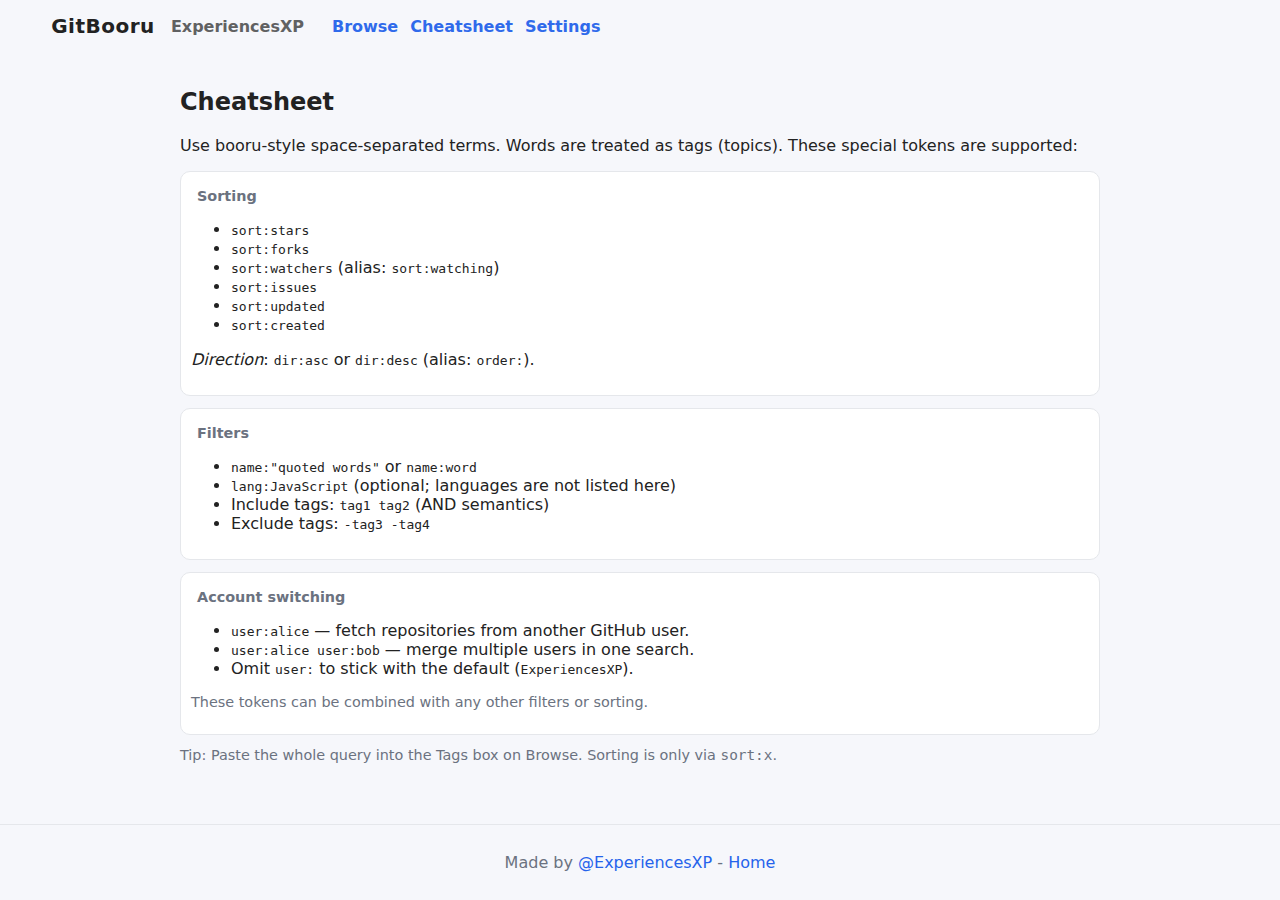
<file: cheatsheet.html>
<!doctype html>
<html lang="en">
  <head>
    <meta charset="utf-8" />
    <meta name="viewport" content="width=device-width, initial-scale=1" />
    <title>GitBooru • Cheatsheet</title>
    <script>
      (function(){
        try{
          var sp = new URL(window.location.href).searchParams;
          var tOverride = sp.get('theme');
          var aOverride = sp.get('accent');
          var theme = tOverride || localStorage.getItem('gitbooru.theme')||'';
          var accentSaved = localStorage.getItem('gitbooru.accent') || localStorage.getItem('gitbooru.ctpAccent') || '';
          var accent = aOverride || accentSaved;
          if(theme) document.documentElement.setAttribute('data-theme', theme);
          if(accent){
            document.documentElement.style.setProperty('--brand', accent);
            if(theme.indexOf('ctp-')===0){ document.documentElement.style.setProperty('--ctp-accent', accent); }
          }
          if(tOverride){ try{ localStorage.setItem('gitbooru.theme', theme);}catch(e){} }
          if(aOverride){ try{ localStorage.setItem('gitbooru.accent', accent);}catch(e){} }
        }catch(e){}
      })();
    </script>
    <link rel="stylesheet" href="/styles.css" />
    
  </head>
  <body class="list">
    <header class="site-header">
      <div class="container header-inner">
        <a href="index.html" class="brand">GitBooru</a>
        <div class="brand-sub">ExperiencesXP</div>
        <nav class="top-nav" aria-label="Primary">
          <a href="list.html">Browse</a>
          <a href="cheatsheet.html" aria-current="page">Cheatsheet</a>
          <a href="settings.html">Settings</a>
        </nav>
      </div>
    </header>

    <main class="container main" style="max-width: 920px;">
      <h2>Cheatsheet</h2>
      <p>Use booru-style space-separated terms. Words are treated as tags (topics). These special tokens are supported:</p>

      <div class="side-section">
        <h3>Sorting</h3>
        <ul>
          <li><code>sort:stars</code></li>
          <li><code>sort:forks</code></li>
          <li><code>sort:watchers</code> (alias: <code>sort:watching</code>)</li>
          <li><code>sort:issues</code></li>
          <li><code>sort:updated</code></li>
          <li><code>sort:created</code></li>
        </ul>
        <p><em>Direction</em>: <code>dir:asc</code> or <code>dir:desc</code> (alias: <code>order:</code>).</p>
      </div>

      <div class="side-section">
        <h3>Filters</h3>
        <ul>
          <li><code>name:"quoted words"</code> or <code>name:word</code></li>
          <li><code>lang:JavaScript</code> (optional; languages are not listed here)</li>
          <li>Include tags: <code>tag1 tag2</code> (AND semantics)</li>
          <li>Exclude tags: <code>-tag3 -tag4</code></li>
        </ul>
      </div>

      <div class="side-section">
        <h3>Account switching</h3>
        <ul>
          <li><code>user:alice</code> — fetch repositories from another GitHub user.</li>
          <li><code>user:alice user:bob</code> — merge multiple users in one search.</li>
          <li>Omit <code>user:</code> to stick with the default (<code>ExperiencesXP</code>).</li>
        </ul>
        <p class="hint">These tokens can be combined with any other filters or sorting.</p>
      </div>

      <p class="hint">Tip: Paste the whole query into the Tags box on Browse. Sorting is only via <code>sort:x</code>.</p>
    </main>

    <footer class="site-footer">
      <div class="container"><p>Made by <a href="https://github.com/ExperiencesXP" target="_blank" rel="noopener noreferrer">@ExperiencesXP</a> - <a href="index.html">Home</a></p></div>
    </footer>

  </body>
</html>
</file>
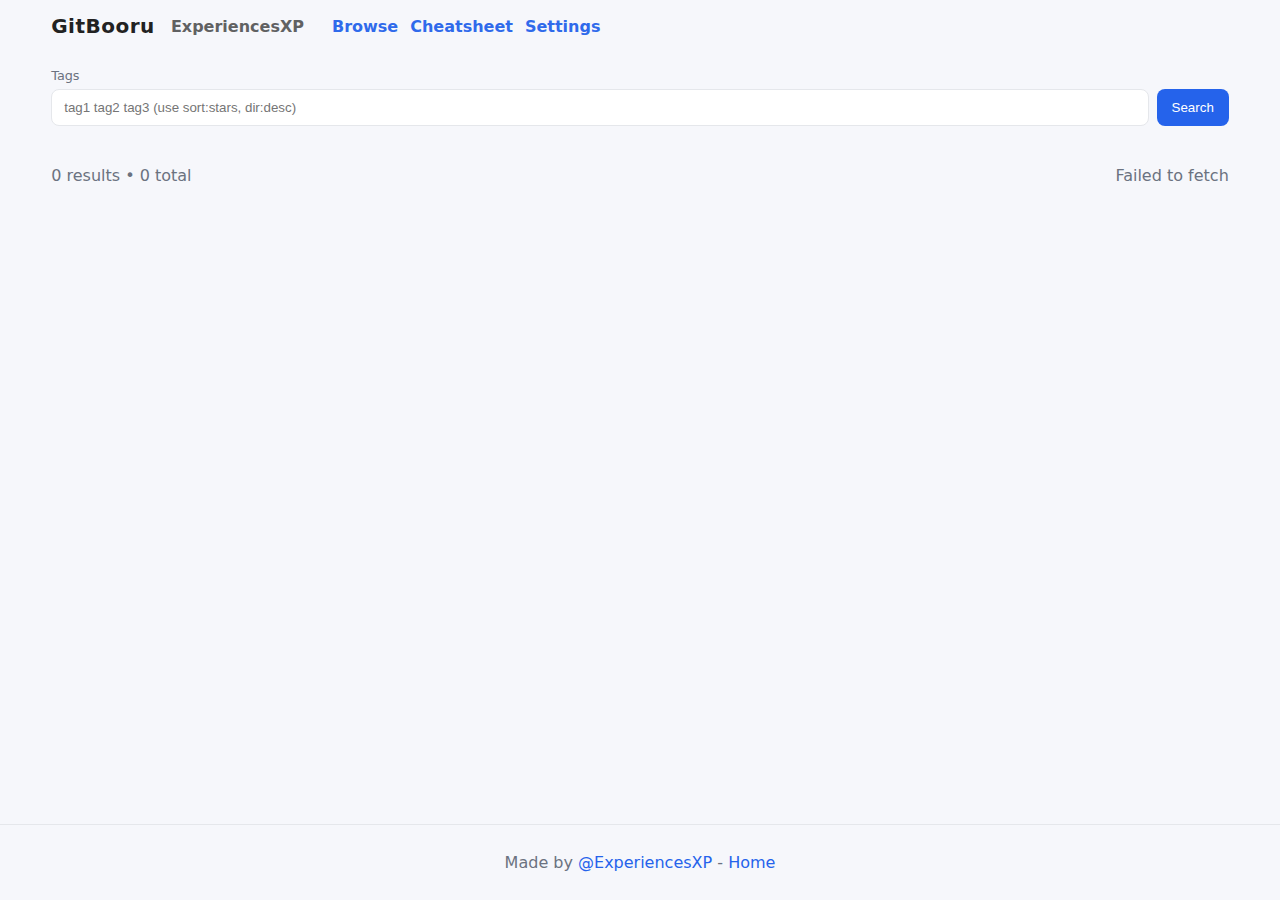
<file: list.html>
<!doctype html>
<html lang="en">
  <head>
    <meta charset="utf-8" />
    <meta name="viewport" content="width=device-width, initial-scale=1" />
    <title>GitBooru • Browse</title>
    <script>
      (function(){
        try{
          var sp = new URL(window.location.href).searchParams;
          var tOverride = sp.get('theme');
          var aOverride = sp.get('accent');
          var theme = tOverride || localStorage.getItem('gitbooru.theme')||'';
          var accentSaved = localStorage.getItem('gitbooru.accent') || localStorage.getItem('gitbooru.ctpAccent') || '';
          var accent = aOverride || accentSaved;
          if(theme) document.documentElement.setAttribute('data-theme', theme);
          if(accent){
            document.documentElement.style.setProperty('--brand', accent);
            if(theme.indexOf('ctp-')===0){ document.documentElement.style.setProperty('--ctp-accent', accent); }
          }
          if(tOverride){ try{ localStorage.setItem('gitbooru.theme', theme);}catch(e){} }
          if(aOverride){ try{ localStorage.setItem('gitbooru.accent', accent);}catch(e){} }
        }catch(e){}
      })();
    </script>
    <link rel="stylesheet" href="/styles.css" />
    <meta name="description" content="Browse repositories like a booru posts list." />
    
  </head>
  <body class="list">
    <header class="site-header">
      <div class="container header-inner">
        <a href="index.html" class="brand">GitBooru</a>
        <div class="brand-sub">ExperiencesXP</div>
        <nav class="top-nav" aria-label="Primary">
          <a href="list.html" aria-current="page">Browse</a>
          <a href="cheatsheet.html">Cheatsheet</a>
          <a href="settings.html">Settings</a>
        </nav>
      </div>
    </header>

    <section class="searchbar">
      <div class="container">
        <form id="search-form" class="search-form" autocomplete="off">
          <div class="field" style="grid-column: 1 / -1;">
            <label for="tags-input">Tags</label>
            <div class="input-with-button">
              <input id="tags-input" type="text" placeholder="tag1 tag2 tag3 (use sort:stars, dir:desc)" />
              <button class="btn primary" type="submit">Search</button>
            </div>
          </div>
        </form>
      </div>
    </section>

    <main class="container main">
      <div class="toolbar">
        <div>
          <span id="result-count">0</span> results • <span id="total-count">0</span> total
        </div>
        <div id="status" role="status" aria-live="polite"></div>
      </div>

      <div id="grid" class="grid" aria-live="polite" aria-busy="true"></div>
      <div id="pager" class="toolbar" aria-label="Pagination" style="justify-content:center"></div>
    </main>

    <footer class="site-footer">
      <div class="container">
        <p>Made by <a href="https://github.com/ExperiencesXP" target="_blank" rel="noopener noreferrer">@ExperiencesXP</a> - <a href="index.html">Home</a></p>
      </div>
    </footer>

    <script>
      window.BOORUHUB_CONFIG = {
        user: "ExperiencesXP",
        pages: 3
      };
    </script>
    <script src="/script.js" defer></script>
  </body>
</html>
</file>
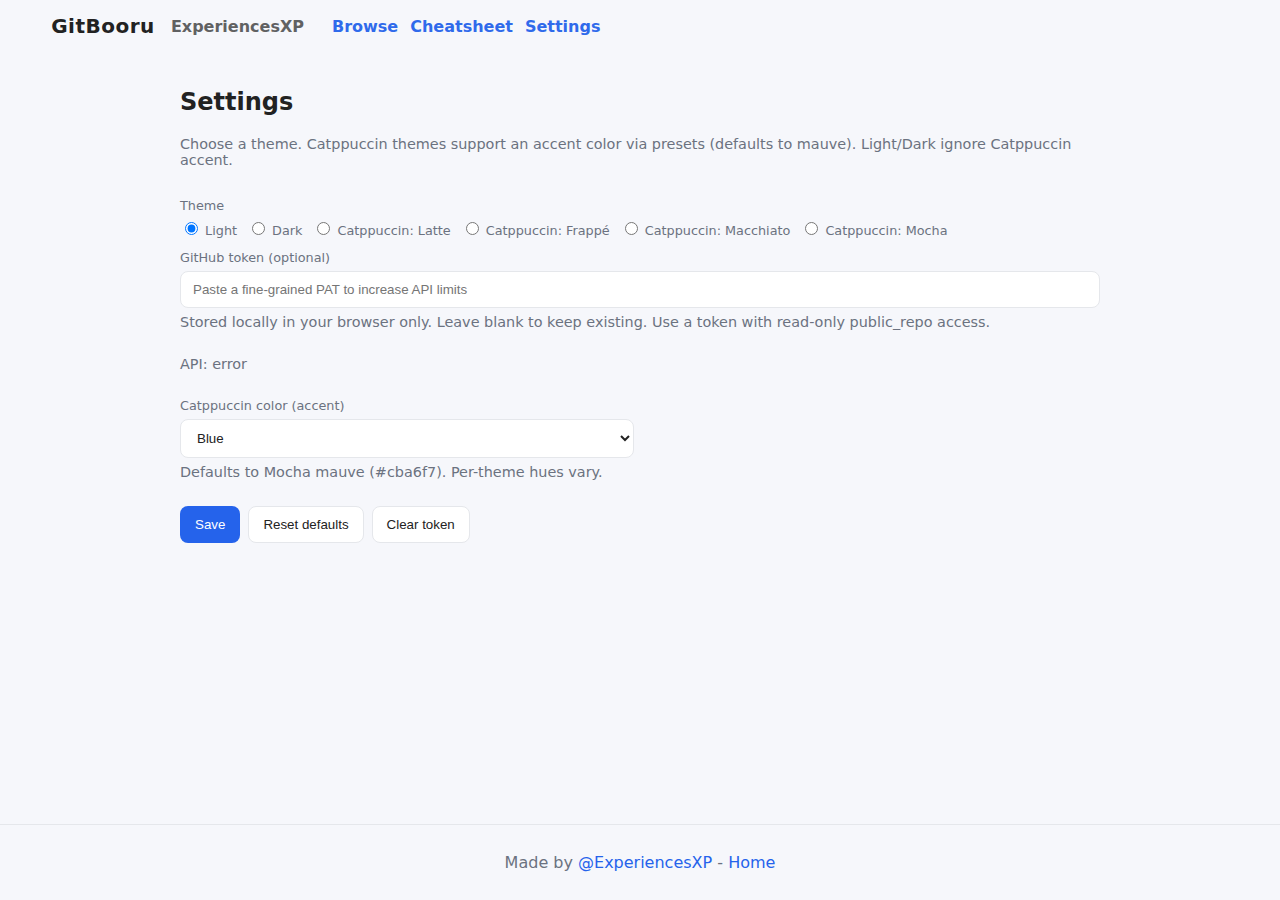
<file: settings.html>
<!doctype html>
<html lang="en">
  <head>
    <meta charset="utf-8" />
    <meta name="viewport" content="width=device-width, initial-scale=1" />
    <title>GitBooru • Settings</title>
    <script>
      (function(){
        try{
          var sp = new URL(window.location.href).searchParams;
          var tOverride = sp.get('theme');
          var aOverride = sp.get('accent');
          var theme = tOverride || localStorage.getItem('gitbooru.theme')||'';
          var accent = aOverride || localStorage.getItem('gitbooru.ctpAccent')||'';
          if(theme) document.documentElement.setAttribute('data-theme', theme);
          if(accent && theme.indexOf('ctp-')===0){ document.documentElement.style.setProperty('--ctp-accent', accent); }
          if(tOverride){ try{ localStorage.setItem('gitbooru.theme', theme);}catch(e){} }
          if(aOverride && theme.indexOf('ctp-')===0){ try{ localStorage.setItem('gitbooru.ctpAccent', accent);}catch(e){} }
        }catch(e){}
      })();
    </script>
    <link rel="stylesheet" href="/styles.css" />
    
  </head>
  <body class="list">
    <header class="site-header">
      <div class="container header-inner">
        <a href="index.html" class="brand">GitBooru</a>
        <div class="brand-sub">ExperiencesXP</div>
        <nav class="top-nav" aria-label="Primary">
          <a href="list.html">Browse</a>
          <a href="cheatsheet.html">Cheatsheet</a>
          <a href="settings.html" aria-current="page">Settings</a>
        </nav>
      </div>
    </header>

    <main class="container main" style="max-width: 920px;">
      <h2>Settings</h2>
  <p class="hint">Choose a theme. Catppuccin themes support an accent color via presets (defaults to mauve). Light/Dark ignore Catppuccin accent.</p>

      <form id="settings-form" class="search-form" autocomplete="off" style="grid-template-columns: 1fr 1fr;">
        <div class="field" style="grid-column: 1 / -1;">
          <label>Theme</label>
          <div class="theme-options" style="display:flex;flex-wrap:wrap;gap:10px;">
            <label><input type="radio" name="theme" value="light"> Light</label>
            <label><input type="radio" name="theme" value="dark"> Dark</label>
            <label><input type="radio" name="theme" value="ctp-latte"> Catppuccin: Latte</label>
            <label><input type="radio" name="theme" value="ctp-frappe"> Catppuccin: Frappé</label>
            <label><input type="radio" name="theme" value="ctp-macchiato"> Catppuccin: Macchiato</label>
            <label><input type="radio" name="theme" value="ctp-mocha"> Catppuccin: Mocha</label>
          </div>
        </div>

        <div class="field" style="grid-column: 1 / -1;">
          <label for="gh-token">GitHub token (optional)</label>
          <input id="gh-token" type="password" placeholder="Paste a fine-grained PAT to increase API limits" />
          <small class="hint">Stored locally in your browser only. Leave blank to keep existing. Use a token with read-only public_repo access.</small>
          <div id="rate-status" class="hint" style="margin-top:6px;">API: checking…</div>
        </div>

        

        <div class="field">
          <label for="ctp-hue">Catppuccin color (accent)</label>
          <select id="ctp-hue">
            <option value="mauve">Mauve</option>
            <option value="blue">Blue</option>
            <option value="red">Red</option>
            <option value="green">Green</option>
            <option value="yellow">Yellow</option>
            <option value="pink">Pink</option>
            <option value="lavender">Lavender</option>
          </select>
          <small class="hint">Defaults to Mocha mauve (#cba6f7). Per-theme hues vary.</small>
        </div>

        <div class="actions" style="grid-column: 1 / -1; display:flex; gap:8px;">
          <button class="btn primary" type="submit">Save</button>
          <button class="btn" type="button" id="reset">Reset defaults</button>
          <button class="btn" type="button" id="clear-token">Clear token</button>
        </div>
      </form>
    </main>

    <footer class="site-footer">
      <div class="container"><p>Made by <a href="https://github.com/ExperiencesXP" target="_blank" rel="noopener noreferrer">@ExperiencesXP</a> - <a href="index.html">Home</a></p></div>
    </footer>
    <script>
      (function(){
  const form = document.getElementById('settings-form');
  const hueSel = document.getElementById('ctp-hue');
  const tokenInput = document.getElementById('gh-token');
  

        // Accent hues per theme (Light/Dark + Catppuccin variants)
        const hues = {
          'light':         { blue:'#2563eb', red:'#ef4444', green:'#16a34a', yellow:'#f59e0b', pink:'#ec4899', lavender:'#7c83ff', mauve:'#8b5cf6' },
          'dark':          { blue:'#60a5fa', red:'#f87171', green:'#34d399', yellow:'#fbbf24', pink:'#f472b6', lavender:'#a5b4fc', mauve:'#a78bfa' },
          'ctp-mocha':     { mauve:'#cba6f7', blue:'#89b4fa', red:'#f38ba8', green:'#a6e3a1', yellow:'#f9e2af', pink:'#f5c2e7', lavender:'#b4befe' },
          'ctp-macchiato': { mauve:'#c6a0f6', blue:'#8aadf4', red:'#ed8796', green:'#a6da95', yellow:'#eed49f', pink:'#f5bde6', lavender:'#b7bdf8' },
          'ctp-frappe':    { mauve:'#ca9ee6', blue:'#8caaee', red:'#e78284', green:'#a6d189', yellow:'#e5c890', pink:'#f4b8e4', lavender:'#babbf1' },
          'ctp-latte':     { mauve:'#8839ef', blue:'#1e66f5', red:'#d20f39', green:'#40a02b', yellow:'#df8e1d', pink:'#ea76cb', lavender:'#7287fd' }
        };

        function load() {
          const savedTheme = localStorage.getItem('gitbooru.theme') || 'light';
          const savedAccent = localStorage.getItem('gitbooru.accent') || localStorage.getItem('gitbooru.ctpAccent') || '#2563eb';
          (form.querySelector(`input[name=theme][value="${savedTheme}"]`)||form.querySelector(`input[name=theme][value="light"]`)).checked = true;
          const map = hues[savedTheme] || hues['light'];
          const found = Object.entries(map).find(([k,v])=> (v||'').toLowerCase() === (savedAccent||'').toLowerCase());
          hueSel.value = found ? found[0] : 'blue';

          
        }

        function apply(theme, accentHex) {
          document.documentElement.setAttribute('data-theme', theme);
          if (accentHex) document.documentElement.style.setProperty('--brand', accentHex);
          if (theme.startsWith('ctp-') && accentHex) {
            document.documentElement.style.setProperty('--ctp-accent', accentHex);
          }
        }

        async function updateRateStatus() {
          const el = document.getElementById('rate-status');
          if (!el) return;
          el.textContent = 'API: checking…';
          let headers = { 'Accept': 'application/vnd.github+json' };
          try {
            const savedToken = localStorage.getItem('gitbooru.token') || '';
            if (savedToken) headers['Authorization'] = `Bearer ${savedToken}`;
          } catch {}
          try {
            const res = await fetch('https://api.github.com/rate_limit', { headers });
            if (!res.ok) { el.textContent = `API: ${res.status}`; return; }
            const data = await res.json();
            const core = data && data.resources && data.resources.core ? data.resources.core : null;
            if (!core) { el.textContent = 'API: unavailable'; return; }
            const when = new Date(core.reset * 1000);
            const whenStr = when.toLocaleTimeString([], { hour: '2-digit', minute: '2-digit' });
            el.textContent = `API: ${core.remaining}/${core.limit} (resets ~${whenStr})`;
          } catch {
            el.textContent = 'API: error';
          }
        }

        

        form.addEventListener('submit', async (e)=>{
          e.preventDefault();
          const theme = (form.querySelector('input[name=theme]:checked')||{}).value || 'light';
          const map = hues[theme] || hues['light'];
          const accent = (map[hueSel.value] || map.blue || '#2563eb');
          try {
            localStorage.setItem('gitbooru.theme', theme);
            localStorage.setItem('gitbooru.accent', accent);
            // Save token only if provided (blank keeps existing)
            const t = (tokenInput.value||'').trim();
            if (t) {
              localStorage.setItem('gitbooru.token', t);
            }
            
          } catch {}
          apply(theme, accent);
          updateRateStatus();
          
        });

        document.getElementById('reset').addEventListener('click', ()=>{
          const theme = 'light';
          const accent = '#2563eb';
          try {
            localStorage.setItem('gitbooru.theme', theme);
            localStorage.setItem('gitbooru.accent', accent);
            
          } catch {}
          load();
          apply(theme, accent);
          updateRateStatus();
          
        });

        document.getElementById('clear-token').addEventListener('click', ()=>{
          try { localStorage.removeItem('gitbooru.token'); } catch {}
          tokenInput.value = '';
          alert('GitHub token cleared. Reload pages to apply.');
          updateRateStatus();
        });

        load();
        updateRateStatus();
        
      })();
    </script>
  </body>
</html>
</file>
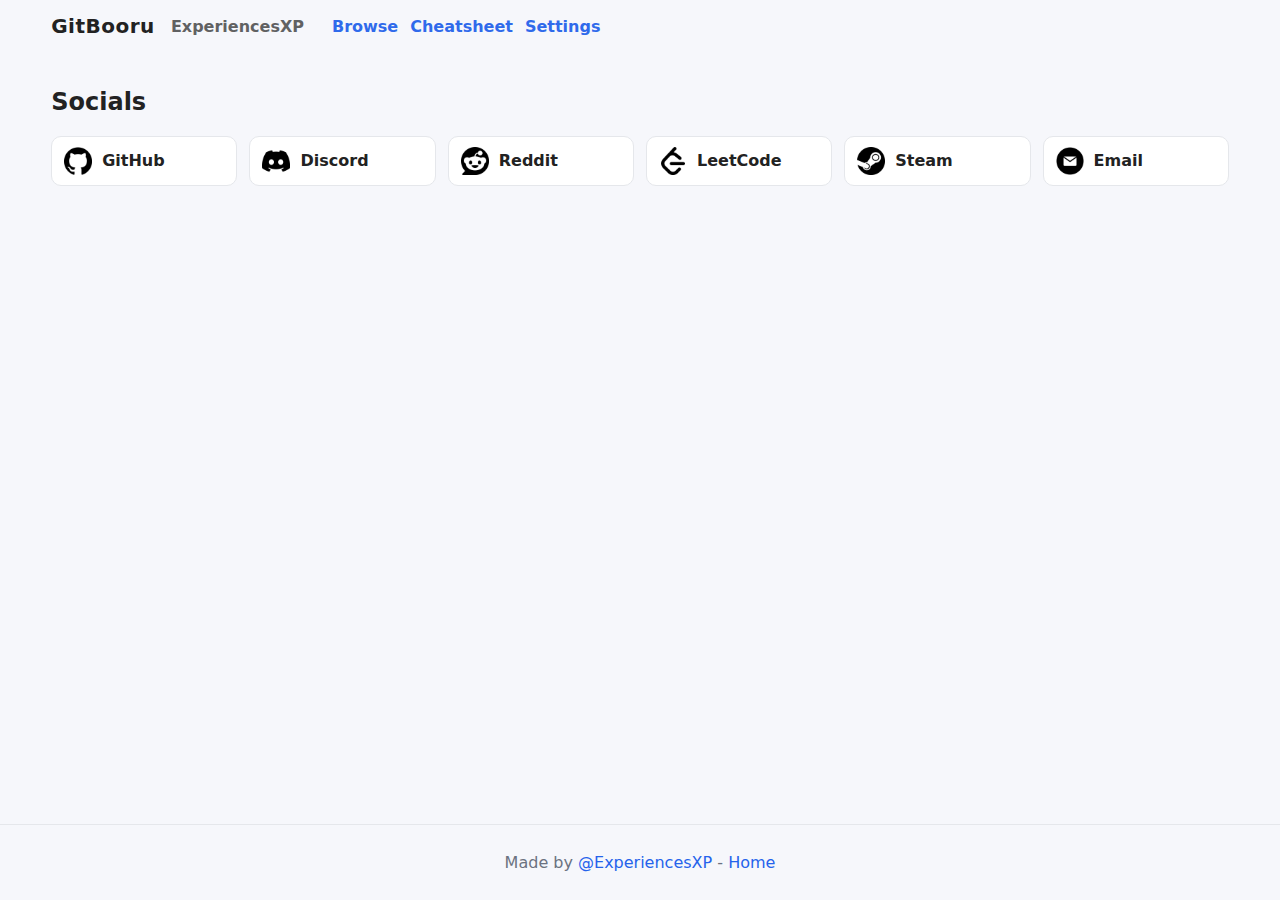
<file: socials.html>
<!doctype html>
<html lang="en">
  <head>
    <meta charset="utf-8" />
    <meta name="viewport" content="width=device-width, initial-scale=1" />
    <title>GitBooru • Socials</title>
    <script>
      (function(){
        try{
          var sp = new URL(window.location.href).searchParams;
          var tOverride = sp.get('theme');
          var aOverride = sp.get('accent');
          var theme = tOverride || localStorage.getItem('gitbooru.theme')||'';
          var accentSaved = localStorage.getItem('gitbooru.accent') || localStorage.getItem('gitbooru.ctpAccent') || '';
          var accent = aOverride || accentSaved;
          if(theme) document.documentElement.setAttribute('data-theme', theme);
          if(accent){
            document.documentElement.style.setProperty('--brand', accent);
            if(theme.indexOf('ctp-')===0){ document.documentElement.style.setProperty('--ctp-accent', accent); }
          }
          if(tOverride){ try{ localStorage.setItem('gitbooru.theme', theme);}catch(e){} }
          if(aOverride){ try{ localStorage.setItem('gitbooru.accent', accent);}catch(e){} }
        }catch(e){}
      })();
    </script>
    <link rel="stylesheet" href="/styles.css" />
    
  </head>
  <body>
    <header class="site-header">
      <div class="container header-inner">
        <a href="index.html" class="brand">GitBooru</a>
        <div class="brand-sub">ExperiencesXP</div>
        <nav class="top-nav" aria-label="Primary">
          <a href="list.html">Browse</a>
          <a href="cheatsheet.html">Cheatsheet</a>
          <a href="settings.html">Settings</a>
        </nav>
      </div>
    </header>

    <main class="container main">
      <h2>Socials</h2>
      <div class="socials-grid">
        <a class="social" href="https://github.com/ExperiencesXP" target="_blank" rel="noopener noreferrer" aria-label="GitHub">
          <img src="images/github.png" alt="GitHub" />
          <span>GitHub</span>
        </a>
        <a class="social" href="https://discordapp.com/users/558762972684484622" target="_blank" rel="noopener noreferrer" aria-label="Discord">
          <img src="images/discord.png" alt="Discord" />
          <span>Discord</span>
        </a>
        <a class="social" href="https://www.reddit.com/user/ExperiencesXP/" target="_blank" rel="noopener noreferrer" aria-label="Reddit">
          <img src="images/reddit.png" alt="Reddit" />
          <span>Reddit</span>
        </a>
        <a class="social" href="https://leetcode.com/u/Experiences/" target="_blank" rel="noopener noreferrer" aria-label="LeetCode">
          <img src="images/leetcode.png" alt="LeetCode" />
          <span>LeetCode</span>
        </a>
        
        <a class="social" href="https://steamcommunity.com/id/ExperiencesXP/" target="_blank" rel="noopener noreferrer" aria-label="Steam">
          <img src="images/steam.png" alt="Steam" />
          <span>Steam</span>
        </a>
        <a class="social" href="mailto:gitexperiences@gmail.com" target="_blank" rel="noopener noreferrer" aria-label="Email (gitexperiences@gmail.com)" title="Email: gitexperiences@gmail.com">
          <img src="images/mail.png" alt="Email" />
          <span>Email</span>
        </a>
      </div>
    </main>

    <footer class="site-footer">
      <div class="container">
        <p>Made by <a href="https://github.com/ExperiencesXP" target="_blank" rel="noopener noreferrer">@ExperiencesXP</a> - <a href="index.html">Home</a></p>
      </div>
    </footer>
  </body>
</html>
</file>
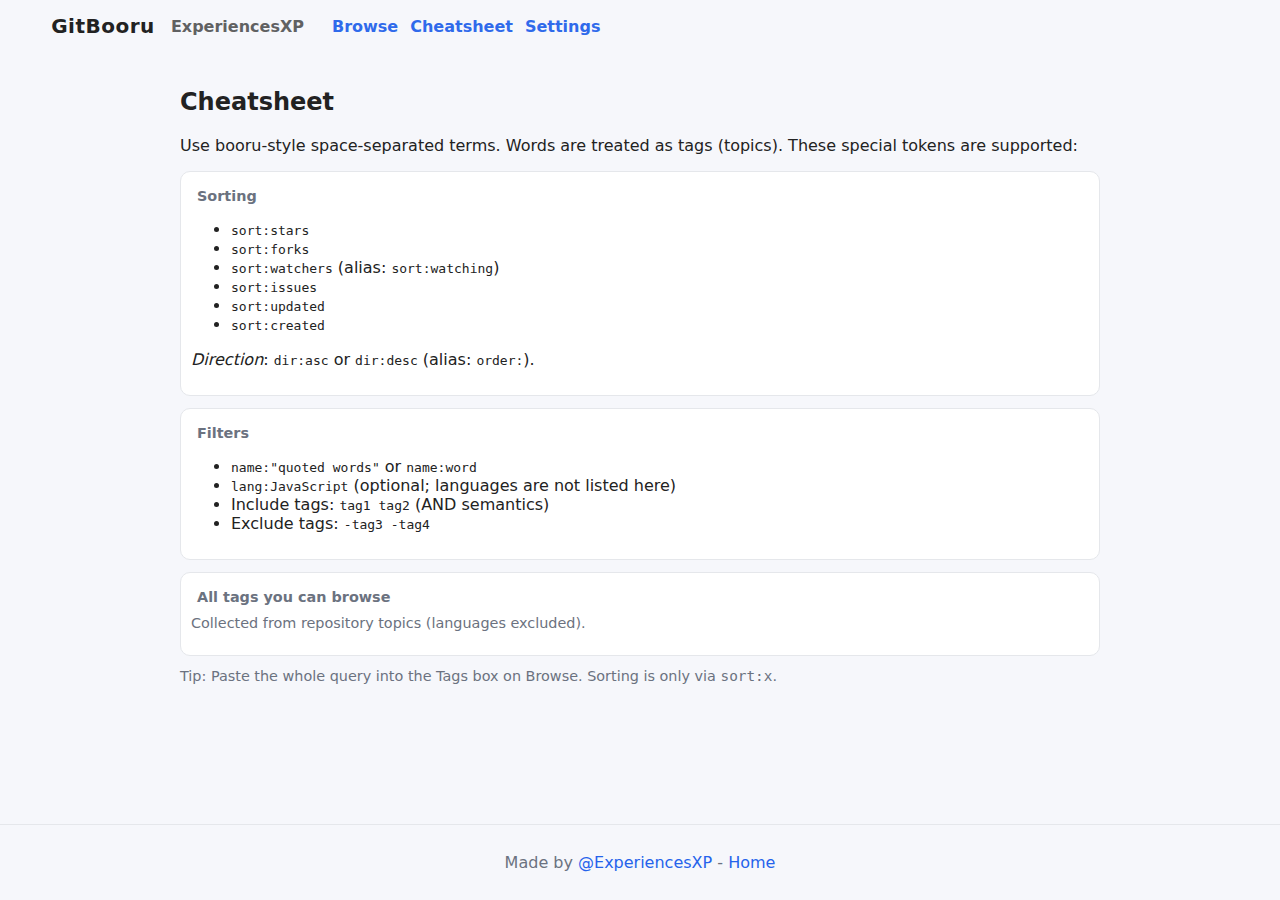
<file: docs/cheatsheet.html>
<!doctype html>
<html lang="en">
  <head>
    <meta charset="utf-8" />
    <meta name="viewport" content="width=device-width, initial-scale=1" />
    <title>GitBooru • Cheatsheet</title>
    <script>
      (function(){
        try{
          var sp = new URL(window.location.href).searchParams;
          var tOverride = sp.get('theme');
          var aOverride = sp.get('accent');
          var theme = tOverride || localStorage.getItem('gitbooru.theme')||'';
          var accentSaved = localStorage.getItem('gitbooru.accent') || localStorage.getItem('gitbooru.ctpAccent') || '';
          var accent = aOverride || accentSaved;
          if(theme) document.documentElement.setAttribute('data-theme', theme);
          if(accent){
            document.documentElement.style.setProperty('--brand', accent);
            if(theme.indexOf('ctp-')===0){ document.documentElement.style.setProperty('--ctp-accent', accent); }
          }
          if(tOverride){ try{ localStorage.setItem('gitbooru.theme', theme);}catch(e){} }
          if(aOverride){ try{ localStorage.setItem('gitbooru.accent', accent);}catch(e){} }
        }catch(e){}
      })();
    </script>
    <link rel="stylesheet" href="css/styles.css" />
    
  </head>
  <body class="list">
    <header class="site-header">
      <div class="container header-inner">
        <a href="index.html" class="brand">GitBooru</a>
        <div class="brand-sub">ExperiencesXP</div>
        <nav class="top-nav" aria-label="Primary">
          <a href="list.html">Browse</a>
          <a href="cheatsheet.html" aria-current="page">Cheatsheet</a>
          <a href="settings.html">Settings</a>
        </nav>
      </div>
    </header>

    <main class="container main" style="max-width: 920px;">
      <h2>Cheatsheet</h2>
      <p>Use booru-style space-separated terms. Words are treated as tags (topics). These special tokens are supported:</p>

      <div class="side-section">
        <h3>Sorting</h3>
        <ul>
          <li><code>sort:stars</code></li>
          <li><code>sort:forks</code></li>
          <li><code>sort:watchers</code> (alias: <code>sort:watching</code>)</li>
          <li><code>sort:issues</code></li>
          <li><code>sort:updated</code></li>
          <li><code>sort:created</code></li>
        </ul>
        <p><em>Direction</em>: <code>dir:asc</code> or <code>dir:desc</code> (alias: <code>order:</code>).</p>
      </div>

      <div class="side-section">
        <h3>Filters</h3>
        <ul>
          <li><code>name:"quoted words"</code> or <code>name:word</code></li>
          <li><code>lang:JavaScript</code> (optional; languages are not listed here)</li>
          <li>Include tags: <code>tag1 tag2</code> (AND semantics)</li>
          <li>Exclude tags: <code>-tag3 -tag4</code></li>
        </ul>
      </div>

      <div class="side-section">
        <h3>All tags you can browse</h3>
        <p class="hint">Collected from repository topics (languages excluded).</p>
        <ul id="all-tags" class="tag-list" style="max-height: unset;"></ul>
      </div>

      <p class="hint">Tip: Paste the whole query into the Tags box on Browse. Sorting is only via <code>sort:x</code>.</p>
    </main>

    <footer class="site-footer">
      <div class="container"><p>Made by <a href="https://github.com/ExperiencesXP" target="_blank" rel="noopener noreferrer">@ExperiencesXP</a> - <a href="index.html">Home</a></p></div>
    </footer>

    <script>
      (async function(){
        const user = 'ExperiencesXP';
        const token = (function(){ try { return localStorage.getItem('gitbooru.token') || ''; } catch { return ''; } })();
        const baseHeaders = { 'Accept': 'application/vnd.github+json' };
        if (token) baseHeaders['Authorization'] = `Bearer ${token}`;
        const results = [];
        for (let page=1; page<=3; page++) {
          const url = `https://api.github.com/users/${encodeURIComponent(user)}/repos?per_page=100&page=${page}&sort=updated`;
          const res = await fetch(url, { headers: baseHeaders });
          if (!res.ok) break;
          const data = await res.json();
          if (!Array.isArray(data) || !data.length) break;
          results.push(...data);
          if (data.length < 100) break;
        }
        // fetch topics and aggregate (60 points of API unauthenticated request an hour, therefore we try to limit the amount used.)
        const map = new Map();
        const toProcess = results.slice(0, 40);
        for (const r of toProcess) {
          try {
            const res = await fetch(`https://api.github.com/repos/${r.full_name}/topics`, { headers: { ...baseHeaders, 'Accept': 'application/vnd.github+json, application/vnd.github.mercy-preview+json' } });
            if (!res.ok) continue;
            const x = await res.json();
            (x.names||[]).forEach(t => {
              const k = String(t).toLowerCase();
              map.set(k, (map.get(k) || 0) + 1);
            });
          } catch {}
        }
        const items = [...map.entries()].sort((a,b)=> b[1]-a[1] || a[0].localeCompare(b[0]));
        const ul = document.getElementById('all-tags');
        ul.innerHTML = items.map(([tag,count]) => `<li><a href="list.html?tags=${encodeURIComponent(tag)}"><span>#${tag}</span><span class=\"count\">${count}</span></a></li>`).join('');
      })();
    </script>
  </body>
</html>
</file>
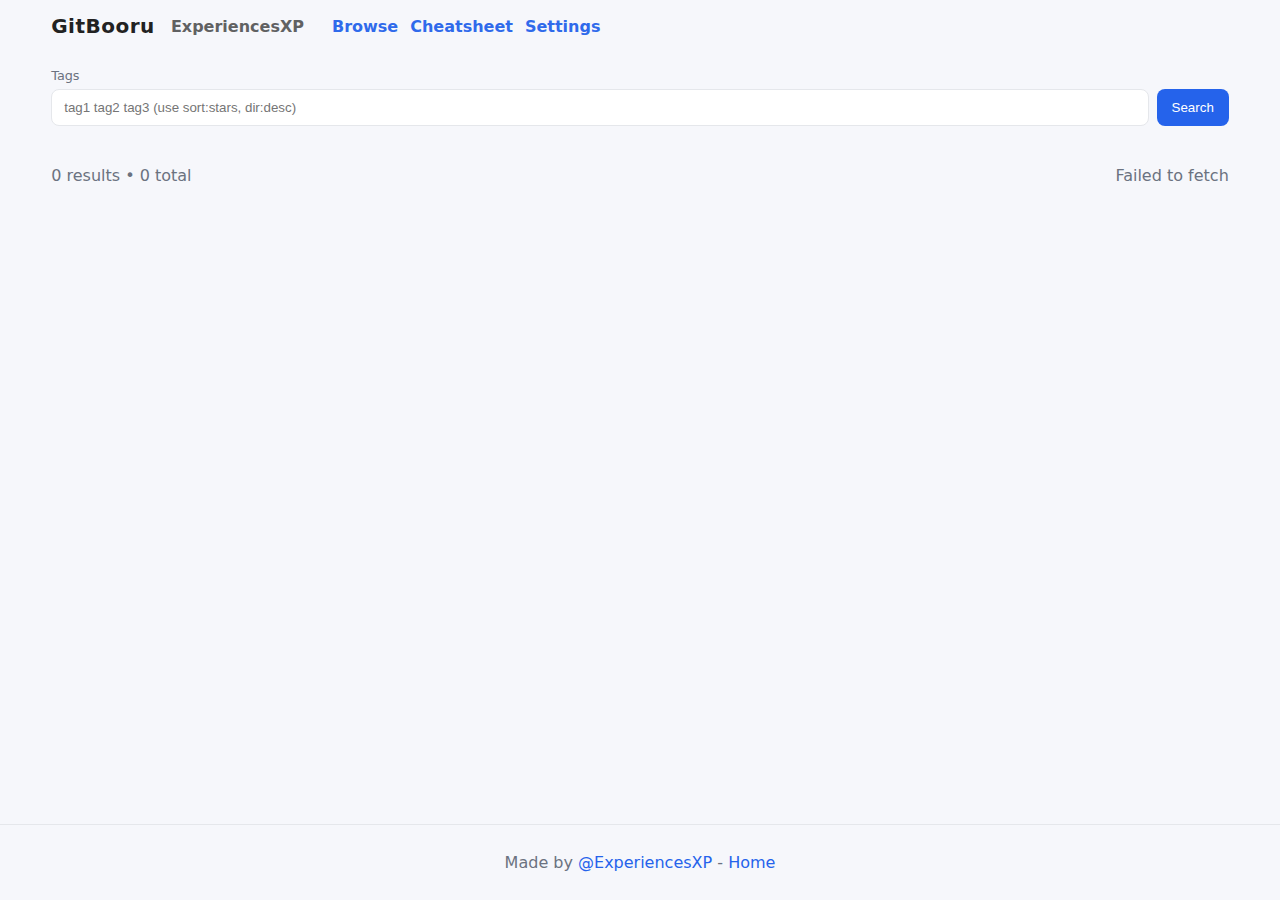
<file: docs/list.html>
<!doctype html>
<html lang="en">
  <head>
    <meta charset="utf-8" />
    <meta name="viewport" content="width=device-width, initial-scale=1" />
    <title>GitBooru • Browse</title>
    <script>
      (function(){
        try{
          var sp = new URL(window.location.href).searchParams;
          var tOverride = sp.get('theme');
          var aOverride = sp.get('accent');
          var theme = tOverride || localStorage.getItem('gitbooru.theme')||'';
          var accentSaved = localStorage.getItem('gitbooru.accent') || localStorage.getItem('gitbooru.ctpAccent') || '';
          var accent = aOverride || accentSaved;
          if(theme) document.documentElement.setAttribute('data-theme', theme);
          if(accent){
            document.documentElement.style.setProperty('--brand', accent);
            if(theme.indexOf('ctp-')===0){ document.documentElement.style.setProperty('--ctp-accent', accent); }
          }
          if(tOverride){ try{ localStorage.setItem('gitbooru.theme', theme);}catch(e){} }
          if(aOverride){ try{ localStorage.setItem('gitbooru.accent', accent);}catch(e){} }
        }catch(e){}
      })();
    </script>
    <link rel="stylesheet" href="css/styles.css" />
    <meta name="description" content="Browse repositories like a booru posts list." />
    
  </head>
  <body class="list">
    <header class="site-header">
      <div class="container header-inner">
        <a href="index.html" class="brand">GitBooru</a>
        <div class="brand-sub">ExperiencesXP</div>
        <nav class="top-nav" aria-label="Primary">
          <a href="list.html" aria-current="page">Browse</a>
          <a href="cheatsheet.html">Cheatsheet</a>
          <a href="settings.html">Settings</a>
        </nav>
      </div>
    </header>

    <section class="searchbar">
      <div class="container">
        <form id="search-form" class="search-form" autocomplete="off">
          <div class="field" style="grid-column: 1 / -1;">
            <label for="tags-input">Tags</label>
            <div class="input-with-button">
              <input id="tags-input" type="text" placeholder="tag1 tag2 tag3 (use sort:stars, dir:desc)" />
              <button class="btn primary" type="submit">Search</button>
            </div>
          </div>
        </form>
      </div>
    </section>

    <main class="container main">
      <div class="toolbar">
        <div>
          <span id="result-count">0</span> results • <span id="total-count">0</span> total
        </div>
        <div id="status" role="status" aria-live="polite"></div>
      </div>

      <div id="grid" class="grid" aria-live="polite" aria-busy="true"></div>
      <div id="pager" class="toolbar" aria-label="Pagination" style="justify-content:center"></div>
    </main>

    <footer class="site-footer">
      <div class="container">
        <p>Made by <a href="https://github.com/ExperiencesXP" target="_blank" rel="noopener noreferrer">@ExperiencesXP</a> - <a href="index.html">Home</a></p>
      </div>
    </footer>

    <script>
      window.BOORUHUB_CONFIG = {
        user: "ExperiencesXP",
        pages: 3
      };
    </script>
    <script src="js/script.js" defer></script>
  </body>
</html>
</file>
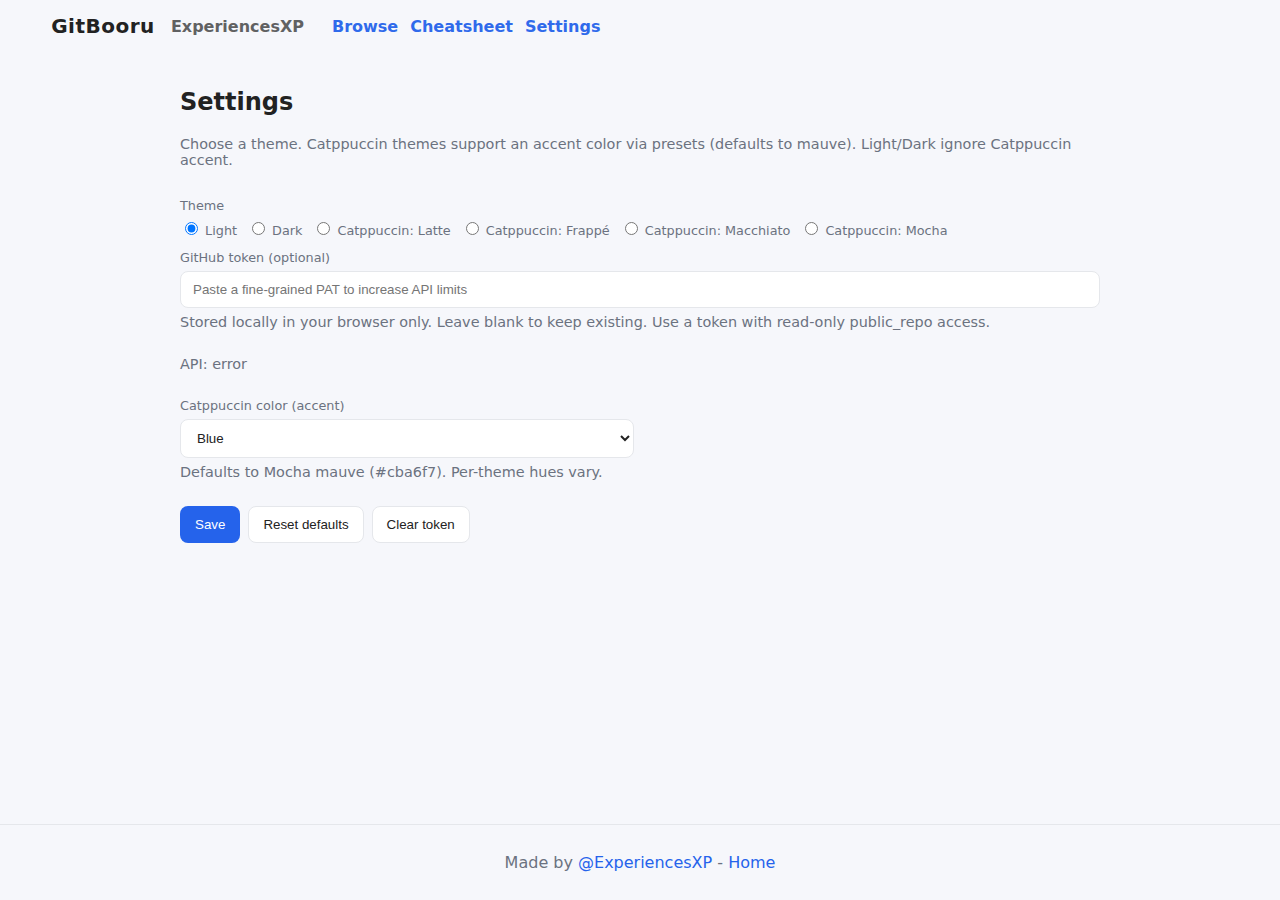
<file: docs/settings.html>
<!doctype html>
<html lang="en">
  <head>
    <meta charset="utf-8" />
    <meta name="viewport" content="width=device-width, initial-scale=1" />
    <title>GitBooru • Settings</title>
    <script>
      (function(){
        try{
          var sp = new URL(window.location.href).searchParams;
          var tOverride = sp.get('theme');
          var aOverride = sp.get('accent');
          var theme = tOverride || localStorage.getItem('gitbooru.theme')||'';
          var accent = aOverride || localStorage.getItem('gitbooru.ctpAccent')||'';
          if(theme) document.documentElement.setAttribute('data-theme', theme);
          if(accent && theme.indexOf('ctp-')===0){ document.documentElement.style.setProperty('--ctp-accent', accent); }
          if(tOverride){ try{ localStorage.setItem('gitbooru.theme', theme);}catch(e){} }
          if(aOverride && theme.indexOf('ctp-')===0){ try{ localStorage.setItem('gitbooru.ctpAccent', accent);}catch(e){} }
        }catch(e){}
      })();
    </script>
    <link rel="stylesheet" href="css/styles.css" />
    
  </head>
  <body class="list">
    <header class="site-header">
      <div class="container header-inner">
        <a href="index.html" class="brand">GitBooru</a>
        <div class="brand-sub">ExperiencesXP</div>
        <nav class="top-nav" aria-label="Primary">
          <a href="list.html">Browse</a>
          <a href="cheatsheet.html">Cheatsheet</a>
          <a href="settings.html" aria-current="page">Settings</a>
        </nav>
      </div>
    </header>

    <main class="container main" style="max-width: 920px;">
      <h2>Settings</h2>
  <p class="hint">Choose a theme. Catppuccin themes support an accent color via presets (defaults to mauve). Light/Dark ignore Catppuccin accent.</p>

      <form id="settings-form" class="search-form" autocomplete="off" style="grid-template-columns: 1fr 1fr;">
        <div class="field" style="grid-column: 1 / -1;">
          <label>Theme</label>
          <div class="theme-options" style="display:flex;flex-wrap:wrap;gap:10px;">
            <label><input type="radio" name="theme" value="light"> Light</label>
            <label><input type="radio" name="theme" value="dark"> Dark</label>
            <label><input type="radio" name="theme" value="ctp-latte"> Catppuccin: Latte</label>
            <label><input type="radio" name="theme" value="ctp-frappe"> Catppuccin: Frappé</label>
            <label><input type="radio" name="theme" value="ctp-macchiato"> Catppuccin: Macchiato</label>
            <label><input type="radio" name="theme" value="ctp-mocha"> Catppuccin: Mocha</label>
          </div>
        </div>

        <div class="field" style="grid-column: 1 / -1;">
          <label for="gh-token">GitHub token (optional)</label>
          <input id="gh-token" type="password" placeholder="Paste a fine-grained PAT to increase API limits" />
          <small class="hint">Stored locally in your browser only. Leave blank to keep existing. Use a token with read-only public_repo access.</small>
          <div id="rate-status" class="hint" style="margin-top:6px;">API: checking…</div>
        </div>

        

        <div class="field">
          <label for="ctp-hue">Catppuccin color (accent)</label>
          <select id="ctp-hue">
            <option value="mauve">Mauve</option>
            <option value="blue">Blue</option>
            <option value="red">Red</option>
            <option value="green">Green</option>
            <option value="yellow">Yellow</option>
            <option value="pink">Pink</option>
            <option value="lavender">Lavender</option>
          </select>
          <small class="hint">Defaults to Mocha mauve (#cba6f7). Per-theme hues vary.</small>
        </div>

        <div class="actions" style="grid-column: 1 / -1; display:flex; gap:8px;">
          <button class="btn primary" type="submit">Save</button>
          <button class="btn" type="button" id="reset">Reset defaults</button>
          <button class="btn" type="button" id="clear-token">Clear token</button>
        </div>
      </form>
    </main>

    <footer class="site-footer">
      <div class="container"><p>Made by <a href="https://github.com/ExperiencesXP" target="_blank" rel="noopener noreferrer">@ExperiencesXP</a> - <a href="index.html">Home</a></p></div>
    </footer>
    <script>
      (function(){
  const form = document.getElementById('settings-form');
  const hueSel = document.getElementById('ctp-hue');
  const tokenInput = document.getElementById('gh-token');
  

        // Accent hues per theme (Light/Dark + Catppuccin variants)
        const hues = {
          'light':         { blue:'#2563eb', red:'#ef4444', green:'#16a34a', yellow:'#f59e0b', pink:'#ec4899', lavender:'#7c83ff', mauve:'#8b5cf6' },
          'dark':          { blue:'#60a5fa', red:'#f87171', green:'#34d399', yellow:'#fbbf24', pink:'#f472b6', lavender:'#a5b4fc', mauve:'#a78bfa' },
          'ctp-mocha':     { mauve:'#cba6f7', blue:'#89b4fa', red:'#f38ba8', green:'#a6e3a1', yellow:'#f9e2af', pink:'#f5c2e7', lavender:'#b4befe' },
          'ctp-macchiato': { mauve:'#c6a0f6', blue:'#8aadf4', red:'#ed8796', green:'#a6da95', yellow:'#eed49f', pink:'#f5bde6', lavender:'#b7bdf8' },
          'ctp-frappe':    { mauve:'#ca9ee6', blue:'#8caaee', red:'#e78284', green:'#a6d189', yellow:'#e5c890', pink:'#f4b8e4', lavender:'#babbf1' },
          'ctp-latte':     { mauve:'#8839ef', blue:'#1e66f5', red:'#d20f39', green:'#40a02b', yellow:'#df8e1d', pink:'#ea76cb', lavender:'#7287fd' }
        };

        function load() {
          const savedTheme = localStorage.getItem('gitbooru.theme') || 'light';
          const savedAccent = localStorage.getItem('gitbooru.accent') || localStorage.getItem('gitbooru.ctpAccent') || '#2563eb';
          (form.querySelector(`input[name=theme][value="${savedTheme}"]`)||form.querySelector(`input[name=theme][value="light"]`)).checked = true;
          const map = hues[savedTheme] || hues['light'];
          const found = Object.entries(map).find(([k,v])=> (v||'').toLowerCase() === (savedAccent||'').toLowerCase());
          hueSel.value = found ? found[0] : 'blue';

          
        }

        function apply(theme, accentHex) {
          document.documentElement.setAttribute('data-theme', theme);
          if (accentHex) document.documentElement.style.setProperty('--brand', accentHex);
          if (theme.startsWith('ctp-') && accentHex) {
            document.documentElement.style.setProperty('--ctp-accent', accentHex);
          }
        }

        async function updateRateStatus() {
          const el = document.getElementById('rate-status');
          if (!el) return;
          el.textContent = 'API: checking…';
          let headers = { 'Accept': 'application/vnd.github+json' };
          try {
            const savedToken = localStorage.getItem('gitbooru.token') || '';
            if (savedToken) headers['Authorization'] = `Bearer ${savedToken}`;
          } catch {}
          try {
            const res = await fetch('https://api.github.com/rate_limit', { headers });
            if (!res.ok) { el.textContent = `API: ${res.status}`; return; }
            const data = await res.json();
            const core = data && data.resources && data.resources.core ? data.resources.core : null;
            if (!core) { el.textContent = 'API: unavailable'; return; }
            const when = new Date(core.reset * 1000);
            const whenStr = when.toLocaleTimeString([], { hour: '2-digit', minute: '2-digit' });
            el.textContent = `API: ${core.remaining}/${core.limit} (resets ~${whenStr})`;
          } catch {
            el.textContent = 'API: error';
          }
        }

        

        form.addEventListener('submit', async (e)=>{
          e.preventDefault();
          const theme = (form.querySelector('input[name=theme]:checked')||{}).value || 'light';
          const map = hues[theme] || hues['light'];
          const accent = (map[hueSel.value] || map.blue || '#2563eb');
          try {
            localStorage.setItem('gitbooru.theme', theme);
            localStorage.setItem('gitbooru.accent', accent);
            // Save token only if provided (blank keeps existing)
            const t = (tokenInput.value||'').trim();
            if (t) {
              localStorage.setItem('gitbooru.token', t);
            }
            
          } catch {}
          apply(theme, accent);
          updateRateStatus();
          
        });

        document.getElementById('reset').addEventListener('click', ()=>{
          const theme = 'light';
          const accent = '#2563eb';
          try {
            localStorage.setItem('gitbooru.theme', theme);
            localStorage.setItem('gitbooru.accent', accent);
            
          } catch {}
          load();
          apply(theme, accent);
          updateRateStatus();
          
        });

        document.getElementById('clear-token').addEventListener('click', ()=>{
          try { localStorage.removeItem('gitbooru.token'); } catch {}
          tokenInput.value = '';
          alert('GitHub token cleared. Reload pages to apply.');
          updateRateStatus();
        });

        load();
        updateRateStatus();
        
      })();
    </script>
  </body>
</html>
</file>
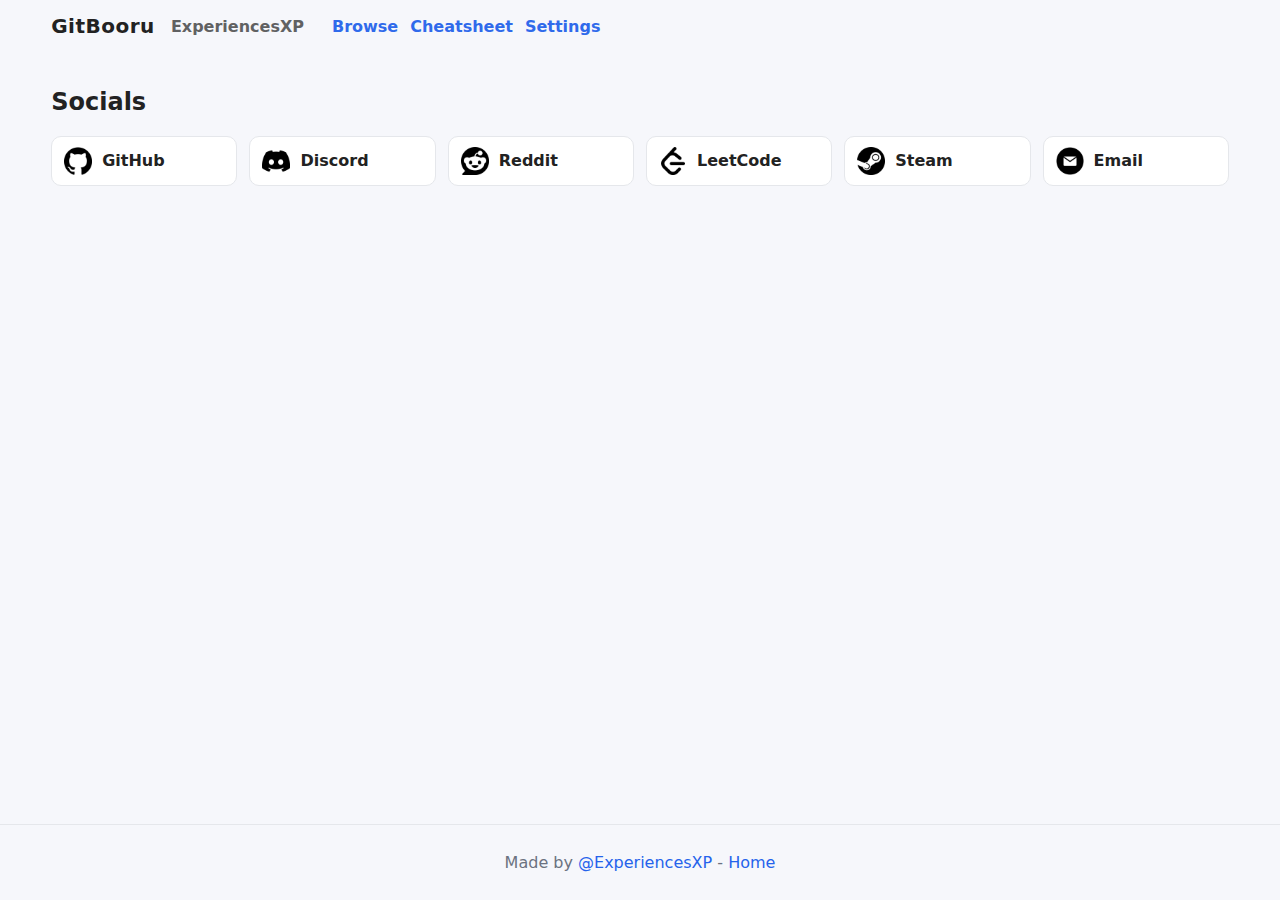
<file: docs/socials.html>
<!doctype html>
<html lang="en">
  <head>
    <meta charset="utf-8" />
    <meta name="viewport" content="width=device-width, initial-scale=1" />
    <title>GitBooru • Socials</title>
    <script>
      (function(){
        try{
          var sp = new URL(window.location.href).searchParams;
          var tOverride = sp.get('theme');
          var aOverride = sp.get('accent');
          var theme = tOverride || localStorage.getItem('gitbooru.theme')||'';
          var accentSaved = localStorage.getItem('gitbooru.accent') || localStorage.getItem('gitbooru.ctpAccent') || '';
          var accent = aOverride || accentSaved;
          if(theme) document.documentElement.setAttribute('data-theme', theme);
          if(accent){
            document.documentElement.style.setProperty('--brand', accent);
            if(theme.indexOf('ctp-')===0){ document.documentElement.style.setProperty('--ctp-accent', accent); }
          }
          if(tOverride){ try{ localStorage.setItem('gitbooru.theme', theme);}catch(e){} }
          if(aOverride){ try{ localStorage.setItem('gitbooru.accent', accent);}catch(e){} }
        }catch(e){}
      })();
    </script>
    <link rel="stylesheet" href="css/styles.css" />
    
  </head>
  <body>
    <header class="site-header">
      <div class="container header-inner">
        <a href="index.html" class="brand">GitBooru</a>
        <div class="brand-sub">ExperiencesXP</div>
        <nav class="top-nav" aria-label="Primary">
          <a href="list.html">Browse</a>
          <a href="cheatsheet.html">Cheatsheet</a>
          <a href="settings.html">Settings</a>
        </nav>
      </div>
    </header>

    <main class="container main">
      <h2>Socials</h2>
      <div class="socials-grid">
        <a class="social" href="https://github.com/ExperiencesXP" target="_blank" rel="noopener noreferrer" aria-label="GitHub">
          <img src="images/github.png" alt="GitHub" />
          <span>GitHub</span>
        </a>
        <a class="social" href="https://discordapp.com/users/558762972684484622" target="_blank" rel="noopener noreferrer" aria-label="Discord">
          <img src="images/discord.png" alt="Discord" />
          <span>Discord</span>
        </a>
        <a class="social" href="https://www.reddit.com/user/ExperiencesXP/" target="_blank" rel="noopener noreferrer" aria-label="Reddit">
          <img src="images/reddit.png" alt="Reddit" />
          <span>Reddit</span>
        </a>
        <a class="social" href="https://leetcode.com/u/Experiences/" target="_blank" rel="noopener noreferrer" aria-label="LeetCode">
          <img src="images/leetcode.png" alt="LeetCode" />
          <span>LeetCode</span>
        </a>
        
        <a class="social" href="https://steamcommunity.com/id/ExperiencesXP/" target="_blank" rel="noopener noreferrer" aria-label="Steam">
          <img src="images/steam.png" alt="Steam" />
          <span>Steam</span>
        </a>
        <a class="social" href="mailto:gitexperiences@gmail.com" target="_blank" rel="noopener noreferrer" aria-label="Email (gitexperiences@gmail.com)" title="Email: gitexperiences@gmail.com">
          <img src="images/mail.png" alt="Email" />
          <span>Email</span>
        </a>
      </div>
    </main>

    <footer class="site-footer">
      <div class="container">
        <p>Made by <a href="https://github.com/ExperiencesXP" target="_blank" rel="noopener noreferrer">@ExperiencesXP</a> - <a href="index.html">Home</a></p>
      </div>
    </footer>
  </body>
</html>
</file>
<file: styles.css>
:root {
	--bg: #f6f7fb;
	--panel: #ffffff;
	--ink: #222;
	--muted: #6b7280;
	--brand: #2563eb; /* default accent is blue */
	--brand-2: #7c83ff;
	--accent: #ffdfe9;
	--border: #e5e7eb;
	--good: #16a34a;
	--warn: #f59e0b;
	--ctp-accent: #cba6f7; /* default Catppuccin accent (Mocha mauve) */
	--hover-bg: #f9fafb; /* subtle hover for light */
	--badge-bg: #f3f4f6; /* meta badge background */
	--hero-glow: #eef2ff; /* splash hero glow */
}

* { box-sizing: border-box; }
html, body { height: 100%; }
body {
	margin: 0;
	font-family: ui-sans-serif, system-ui, -apple-system, Segoe UI, Roboto, Helvetica, Arial, "Apple Color Emoji", "Segoe UI Emoji";
	color: var(--ink);
	background: var(--bg);
	display: flex;
	flex-direction: column;
	min-height: 100vh;
}

/* Theme: Dark (simple) */
[data-theme="dark"] {
	--bg: #0f1115;
	--panel: #151821;
	--ink: #e5e7eb;
	--muted: #9aa4b2;
	--border: #262b36;
	--hover-bg: #1b1f2a;
	--badge-bg: #202431;
	--hero-glow: rgba(255,255,255,0.06);
}

/* Themes: Catppuccin */
[data-theme^="ctp-"] {
	--brand: var(--ctp-accent);
}
[data-theme="ctp-mocha"] {
	--bg: #1e1e2e; /* base */
	--panel: #181825; /* mantle */
	--ink: #cdd6f4; /* text */
	--muted: #a6adc8; /* subtext0 */
	--border: #313244; /* surface0 */
	--ctp-accent: #cba6f7; /* mauve */
	--hover-bg: #232538;
	--badge-bg: #2b2d43;
	--hero-glow: rgba(255,255,255,0.07);
}
[data-theme="ctp-macchiato"] {
	--bg: #24273a;
	--panel: #1e2030;
	--ink: #cad3f5;
	--muted: #a5adcb;
	--border: #363a4f;
	--ctp-accent: #c6a0f6; /* mauve */
	--hover-bg: #232538;
	--badge-bg: #2b2d43;
	--hero-glow: rgba(255,255,255,0.07);
}
[data-theme="ctp-frappe"] {
	--bg: #303446;
	--panel: #292c3c;
	--ink: #c6d0f5;
	--muted: #a5adce;
	--border: #414559;
	--ctp-accent: #ca9ee6; /* mauve */
	--hover-bg: #232538;
	--badge-bg: #2b2d43;
	--hero-glow: rgba(255,255,255,0.07);
}
[data-theme="ctp-latte"] {
	--bg: #eff1f5;
	--panel: #e6e9ef;
	--ink: #4c4f69;
	--muted: #6c6f85;
	--border: #ccd0da;
	--ctp-accent: #8839ef; /* mauve */
	/* Light-friendly surfaces for Latte */
	--hover-bg: #e9edf3; /* subtle hover on light */
	--badge-bg: #dce0e8; /* surface0 */
	--hero-glow: #e9ecf1;
}

.container {
	width: min(1200px, 92vw);
	margin: 0 auto;
}

/* Header */
.site-header { background: transparent; color: var(--ink); }
.header-inner {
	display: flex;
	align-items: center;
	gap: 16px;
	padding: 14px 0;
}
.brand { font-weight: 800; color: var(--ink); text-decoration: none; letter-spacing: 0.5px; font-size: 1.25rem; }
.brand-sub { opacity: 0.7; font-weight: 600; }

.top-nav { margin-left: 12px; display: flex; gap: 12px; }
.top-nav a { color: var(--brand); text-decoration: none; opacity: 0.95; font-weight: 600; }
.splash-nav a { color: var(--brand); text-decoration: none; font-weight: 600; }
.top-nav a:hover { text-decoration: underline; }

#moe-repos { margin-left: auto; image-rendering: pixelated; }
.digits-row #moe-repos { height: 100px; }

/* Search bar */
/* Hide advanced search bar on front page to mimic safebooru */
.home .searchbar { display: none; }
.home .main { display: none; }
.splash { text-align: center; padding: 24px 0 0; }
.splash-inner { display: flex; flex-direction: column; align-items: center; gap: 10px; }
.hero { width: 820px; max-width: 90vw; height: 220px; background: radial-gradient(ellipse at center, #eef2ff 0%, transparent 70%); display: flex; align-items: center; justify-content: center; }
.hero { background: radial-gradient(ellipse at center, var(--hero-glow) 0%, transparent 70%); }
.hero-logo { font-size: 2.6rem; color: #6b7280; letter-spacing: 2px; }
.splash-nav { display: flex; gap: 12px; margin: 4px 0 2px; }
.splash-nav a { color: var(--brand); text-decoration: none; font-weight: 600; }
.splash-nav a:hover { text-decoration: underline; }
.splash-search { display: flex; flex-direction: column; gap: 8px; width: min(420px, 70vw); }
.splash-search input { width: 100%; padding: 8px 10px; border-radius: 8px; border: 1px solid var(--border); }
.splash-search input { background: var(--panel); color: var(--ink); }
.splash-search .btn { width: 100%; }
.splash-meta { color: var(--muted); font-size: 0.85rem; margin-top: 2px; }
.splash-meta.small { font-size: 0.8rem; }
.splash-meta.tiny { font-size: 0.75rem; }
.digits-row img { height: 100px; image-rendering: pixelated; }
.digits-row { position: relative; display: inline-block; }
.digits-row.error-mask::before,
.digits-row.error-mask::after {
	content: "";
	position: absolute;
	top: 0;
	bottom: 0;
	width: 28.58%; /* mask exactly 2 of the 7 digits on each side */
	background: var(--bg);
	z-index: 2;
	pointer-events: none;
}
.digits-row.error-mask::before { left: 0; }
.digits-row.error-mask::after { right: 0; }
#moe-repos { position: relative; z-index: 1; }
.search-form {
	display: grid;
	grid-template-columns: 1.2fr 1.4fr 0.8fr;
	gap: 12px;
	align-items: end;
	padding: 16px 0;
}
.field { display: flex; flex-direction: column; gap: 6px; }
.field label { font-size: 0.8rem; color: var(--muted); }
.field input, .field select {
	padding: 10px 12px;
	border-radius: 8px;
	border: 1px solid var(--border);
	background: var(--panel);
	color: var(--ink);
	outline: none;
}
.field input:focus, .field select:focus { border-color: var(--brand); box-shadow: 0 0 0 3px rgba(255, 90, 165, 0.15); }
.input-with-button { display: flex; gap: 8px; align-items: stretch; }
.input-with-button input { flex: 1; }

.btn {
	padding: 10px 14px;
	border-radius: 8px;
	border: 1px solid var(--border);
	background: var(--panel);
	color: var(--ink);
	cursor: pointer;
}
.btn:hover { background: var(--hover-bg); }
.btn.primary { background: var(--brand); color: #fff; border-color: transparent; }
.btn.primary:hover { filter: brightness(0.95); }
.btn.icon { width: 36px; }

.actions { display: none; }
.hint { margin: 0 0 14px; color: var(--muted); font-size: 0.9rem; }

/* Main */
.main { padding: 16px 0 40px; }
.layout { display: grid; grid-template-columns: 260px 1fr; gap: 16px; }
.sidebar { position: sticky; top: 8px; align-self: start; }
.side-section { background: #fff; border: 1px solid var(--border); border-radius: 10px; padding: 10px; margin-bottom: 12px; }
.side-section { background: var(--panel); }
.side-section h3 { margin: 6px 6px 10px; font-size: 0.9rem; color: var(--muted); }
.tag-list { list-style: none; padding: 0; margin: 0; display: grid; grid-template-columns: 1fr; gap: 6px; max-height: 380px; overflow: auto; }
.tag-list li a { display: inline-flex; align-items: center; gap: 6px; padding: 4px 8px; border-radius: 999px; border: 1px solid var(--border); text-decoration: none; color: inherit; }
.tag-list li a:hover { background: var(--hover-bg); }
.tag-list .count { color: var(--muted); font-size: 0.75rem; }
.toolbar { display: flex; justify-content: space-between; align-items: center; margin: 8px 0 16px; color: var(--muted); }

.grid {
	display: grid;
	grid-template-columns: repeat(auto-fill, minmax(240px, 1fr));
	gap: 14px;
}

.card {
	position: relative;
	display: block;
	background: var(--panel);
	border: 1px solid var(--border);
	border-radius: 10px;
	overflow: hidden;
	text-decoration: none;
	color: inherit;
}
.card .thumb {
	aspect-ratio: 16 / 9;
	background-size: cover;
	background-position: center;
}
.card .content { padding: 10px 12px 12px; }
.card .title { font-weight: 700; font-size: 0.98rem; margin-bottom: 6px; white-space: nowrap; overflow: hidden; text-overflow: ellipsis; }
.card .desc { color: var(--muted); font-size: 0.88rem; height: 40px; overflow: hidden; }
.meta { display: flex; gap: 6px; font-size: 0.74rem; color: var(--muted); margin-top: 8px; flex-wrap: wrap; align-items: center; }
.badge { background: var(--badge-bg); border: 1px solid var(--border); border-radius: 999px; padding: 1px 6px; font-size: 0.7rem; }
.tags { display: flex; gap: 6px; flex-wrap: wrap; margin-top: 8px; }
.tag { background: transparent; border: 1px solid var(--brand); color: var(--brand); border-radius: 999px; padding: 2px 8px; font-size: 0.72rem; }
.tag:hover { background: var(--hover-bg); }

/* Socials */
.socials-grid { display: grid; grid-template-columns: repeat(auto-fill, minmax(160px, 1fr)); gap: 12px; }
.social { display: flex; align-items: center; gap: 10px; background: var(--panel); border: 1px solid var(--border); border-radius: 10px; padding: 10px 12px; text-decoration: none; color: inherit; }
.social:hover { background: var(--hover-bg); }
.social img { width: 28px; height: 28px; object-fit: contain; image-rendering: auto; }
.social span { font-weight: 600; }

.site-footer { border-top: 1px solid var(--border); color: var(--muted); padding: 12px 0; text-align: center; margin-top: auto; }
.site-footer a { color: var(--brand); text-decoration: none; }
.site-footer a:hover { text-decoration: underline; }

/* Responsive */
@media (max-width: 900px) {
	.search-form {
		grid-template-columns: 1fr 1fr;
	}
	.actions { grid-column: 1 / -1; }
	.layout { grid-template-columns: 1fr; }
}
@media (max-width: 560px) {
	.search-form { grid-template-columns: 1fr; }
}
</file>
<file: docs/css/styles.css>
:root {
	--bg: #f6f7fb;
	--panel: #ffffff;
	--ink: #222;
	--muted: #6b7280;
	--brand: #2563eb; /* default accent is blue */
	--brand-2: #7c83ff;
	--accent: #ffdfe9;
	--border: #e5e7eb;
	--good: #16a34a;
	--warn: #f59e0b;
	--ctp-accent: #cba6f7; /* default Catppuccin accent (Mocha mauve) */
	--hover-bg: #f9fafb; /* subtle hover for light */
	--badge-bg: #f3f4f6; /* meta badge background */
	--hero-glow: #eef2ff; /* splash hero glow */
}

* { box-sizing: border-box; }
html, body { height: 100%; }
body {
	margin: 0;
	font-family: ui-sans-serif, system-ui, -apple-system, Segoe UI, Roboto, Helvetica, Arial, "Apple Color Emoji", "Segoe UI Emoji";
	color: var(--ink);
	background: var(--bg);
	display: flex;
	flex-direction: column;
	min-height: 100vh;
}

/* Theme: Dark (simple) */
[data-theme="dark"] {
	--bg: #0f1115;
	--panel: #151821;
	--ink: #e5e7eb;
	--muted: #9aa4b2;
	--border: #262b36;
	--hover-bg: #1b1f2a;
	--badge-bg: #202431;
	--hero-glow: rgba(255,255,255,0.06);
}

/* Themes: Catppuccin */
[data-theme^="ctp-"] {
	--brand: var(--ctp-accent);
}
[data-theme="ctp-mocha"] {
	--bg: #1e1e2e; /* base */
	--panel: #181825; /* mantle */
	--ink: #cdd6f4; /* text */
	--muted: #a6adc8; /* subtext0 */
	--border: #313244; /* surface0 */
	--ctp-accent: #cba6f7; /* mauve */
	--hover-bg: #232538;
	--badge-bg: #2b2d43;
	--hero-glow: rgba(255,255,255,0.07);
}
[data-theme="ctp-macchiato"] {
	--bg: #24273a;
	--panel: #1e2030;
	--ink: #cad3f5;
	--muted: #a5adcb;
	--border: #363a4f;
	--ctp-accent: #c6a0f6; /* mauve */
	--hover-bg: #232538;
	--badge-bg: #2b2d43;
	--hero-glow: rgba(255,255,255,0.07);
}
[data-theme="ctp-frappe"] {
	--bg: #303446;
	--panel: #292c3c;
	--ink: #c6d0f5;
	--muted: #a5adce;
	--border: #414559;
	--ctp-accent: #ca9ee6; /* mauve */
	--hover-bg: #232538;
	--badge-bg: #2b2d43;
	--hero-glow: rgba(255,255,255,0.07);
}
[data-theme="ctp-latte"] {
	--bg: #eff1f5;
	--panel: #e6e9ef;
	--ink: #4c4f69;
	--muted: #6c6f85;
	--border: #ccd0da;
	--ctp-accent: #8839ef; /* mauve */
	/* Light-friendly surfaces for Latte */
	--hover-bg: #e9edf3; /* subtle hover on light */
	--badge-bg: #dce0e8; /* surface0 */
	--hero-glow: #e9ecf1;
}

.container {
	width: min(1200px, 92vw);
	margin: 0 auto;
}

/* Header */
.site-header { background: transparent; color: var(--ink); }
.header-inner {
	display: flex;
	align-items: center;
	gap: 16px;
	padding: 14px 0;
}
.brand { font-weight: 800; color: var(--ink); text-decoration: none; letter-spacing: 0.5px; font-size: 1.25rem; }
.brand-sub { opacity: 0.7; font-weight: 600; }

.top-nav { margin-left: 12px; display: flex; gap: 12px; }
.top-nav a { color: var(--brand); text-decoration: none; opacity: 0.95; font-weight: 600; }
.splash-nav a { color: var(--brand); text-decoration: none; font-weight: 600; }
.top-nav a:hover { text-decoration: underline; }

#moe-repos { margin-left: auto; image-rendering: pixelated; }
.digits-row #moe-repos { height: 100px; }

/* Search bar */
/* Hide advanced search bar on front page to mimic safebooru */
.home .searchbar { display: none; }
.home .main { display: none; }
.splash { text-align: center; padding: 24px 0 0; }
.splash-inner { display: flex; flex-direction: column; align-items: center; gap: 10px; }
.hero { width: 820px; max-width: 90vw; height: 220px; background: radial-gradient(ellipse at center, #eef2ff 0%, transparent 70%); display: flex; align-items: center; justify-content: center; }
.hero { background: radial-gradient(ellipse at center, var(--hero-glow) 0%, transparent 70%); }
.hero-logo { font-size: 2.6rem; color: #6b7280; letter-spacing: 2px; }
.splash-nav { display: flex; gap: 12px; margin: 4px 0 2px; }
.splash-nav a { color: var(--brand); text-decoration: none; font-weight: 600; }
.splash-nav a:hover { text-decoration: underline; }
.splash-search { display: flex; flex-direction: column; gap: 8px; width: min(420px, 70vw); }
.splash-search input { width: 100%; padding: 8px 10px; border-radius: 8px; border: 1px solid var(--border); }
.splash-search input { background: var(--panel); color: var(--ink); }
.splash-search .btn { width: 100%; }
.splash-meta { color: var(--muted); font-size: 0.85rem; margin-top: 2px; }
.splash-meta.small { font-size: 0.8rem; }
.splash-meta.tiny { font-size: 0.75rem; }
.digits-row img { height: 100px; image-rendering: pixelated; }
.digits-row { position: relative; display: inline-block; }
.digits-row.error-mask::before,
.digits-row.error-mask::after {
	content: "";
	position: absolute;
	top: 0;
	bottom: 0;
	width: 28.58%; /* mask exactly 2 of the 7 digits on each side */
	background: var(--bg);
	z-index: 2;
	pointer-events: none;
}
.digits-row.error-mask::before { left: 0; }
.digits-row.error-mask::after { right: 0; }
#moe-repos { position: relative; z-index: 1; }
.search-form {
	display: grid;
	grid-template-columns: 1.2fr 1.4fr 0.8fr;
	gap: 12px;
	align-items: end;
	padding: 16px 0;
}
.field { display: flex; flex-direction: column; gap: 6px; }
.field label { font-size: 0.8rem; color: var(--muted); }
.field input, .field select {
	padding: 10px 12px;
	border-radius: 8px;
	border: 1px solid var(--border);
	background: var(--panel);
	color: var(--ink);
	outline: none;
}
.field input:focus, .field select:focus { border-color: var(--brand); box-shadow: 0 0 0 3px rgba(255, 90, 165, 0.15); }
.input-with-button { display: flex; gap: 8px; align-items: stretch; }
.input-with-button input { flex: 1; }

.btn {
	padding: 10px 14px;
	border-radius: 8px;
	border: 1px solid var(--border);
	background: var(--panel);
	color: var(--ink);
	cursor: pointer;
}
.btn:hover { background: var(--hover-bg); }
.btn.primary { background: var(--brand); color: #fff; border-color: transparent; }
.btn.primary:hover { filter: brightness(0.95); }
.btn.icon { width: 36px; }

.actions { display: none; }
.hint { margin: 0 0 14px; color: var(--muted); font-size: 0.9rem; }

/* Main */
.main { padding: 16px 0 40px; }
.layout { display: grid; grid-template-columns: 260px 1fr; gap: 16px; }
.sidebar { position: sticky; top: 8px; align-self: start; }
.side-section { background: #fff; border: 1px solid var(--border); border-radius: 10px; padding: 10px; margin-bottom: 12px; }
.side-section { background: var(--panel); }
.side-section h3 { margin: 6px 6px 10px; font-size: 0.9rem; color: var(--muted); }
.tag-list { list-style: none; padding: 0; margin: 0; display: grid; grid-template-columns: 1fr; gap: 6px; max-height: 380px; overflow: auto; }
.tag-list li a { display: inline-flex; align-items: center; gap: 6px; padding: 4px 8px; border-radius: 999px; border: 1px solid var(--border); text-decoration: none; color: inherit; }
.tag-list li a:hover { background: var(--hover-bg); }
.tag-list .count { color: var(--muted); font-size: 0.75rem; }
.toolbar { display: flex; justify-content: space-between; align-items: center; margin: 8px 0 16px; color: var(--muted); }

.grid {
	display: grid;
	grid-template-columns: repeat(auto-fill, minmax(240px, 1fr));
	gap: 14px;
}

.card {
	position: relative;
	display: block;
	background: var(--panel);
	border: 1px solid var(--border);
	border-radius: 10px;
	overflow: hidden;
	text-decoration: none;
	color: inherit;
}
.card .thumb {
	aspect-ratio: 16 / 9;
	background-size: cover;
	background-position: center;
}
.card .content { padding: 10px 12px 12px; }
.card .title { font-weight: 700; font-size: 0.98rem; margin-bottom: 6px; white-space: nowrap; overflow: hidden; text-overflow: ellipsis; }
.card .desc { color: var(--muted); font-size: 0.88rem; height: 40px; overflow: hidden; }
.meta { display: flex; gap: 6px; font-size: 0.74rem; color: var(--muted); margin-top: 8px; }
.badge { background: var(--badge-bg); border: 1px solid var(--border); border-radius: 999px; padding: 1px 6px; font-size: 0.7rem; }
.tags { display: flex; gap: 6px; flex-wrap: wrap; margin-top: 8px; }
.tag { background: transparent; border: 1px solid var(--brand); color: var(--brand); border-radius: 999px; padding: 2px 8px; font-size: 0.72rem; }
.tag:hover { background: var(--hover-bg); }

/* Socials */
.socials-grid { display: grid; grid-template-columns: repeat(auto-fill, minmax(160px, 1fr)); gap: 12px; }
.social { display: flex; align-items: center; gap: 10px; background: var(--panel); border: 1px solid var(--border); border-radius: 10px; padding: 10px 12px; text-decoration: none; color: inherit; }
.social:hover { background: var(--hover-bg); }
.social img { width: 28px; height: 28px; object-fit: contain; image-rendering: auto; }
.social span { font-weight: 600; }

.site-footer { border-top: 1px solid var(--border); color: var(--muted); padding: 12px 0; text-align: center; margin-top: auto; }
.site-footer a { color: var(--brand); text-decoration: none; }
.site-footer a:hover { text-decoration: underline; }

/* Responsive */
@media (max-width: 900px) {
	.search-form {
		grid-template-columns: 1fr 1fr;
	}
	.actions { grid-column: 1 / -1; }
	.layout { grid-template-columns: 1fr; }
}
@media (max-width: 560px) {
	.search-form { grid-template-columns: 1fr; }
}
</file>
